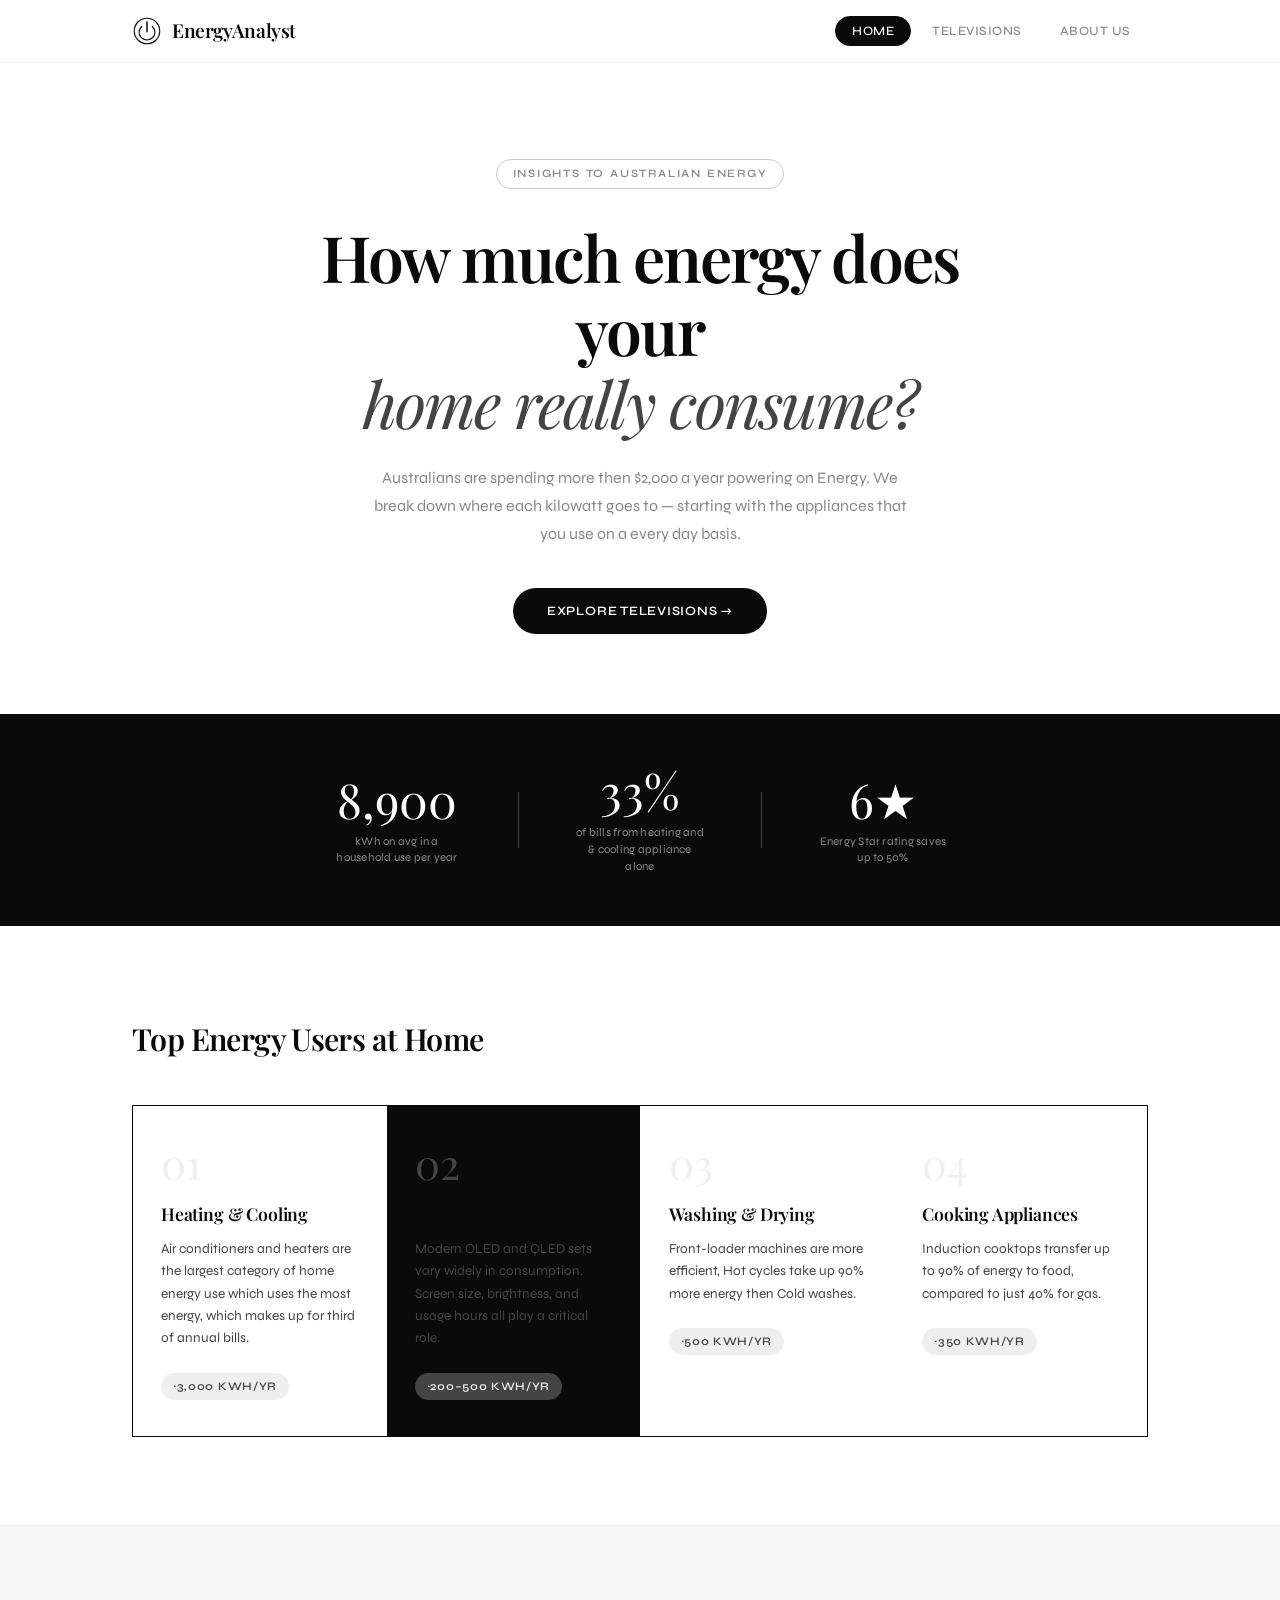
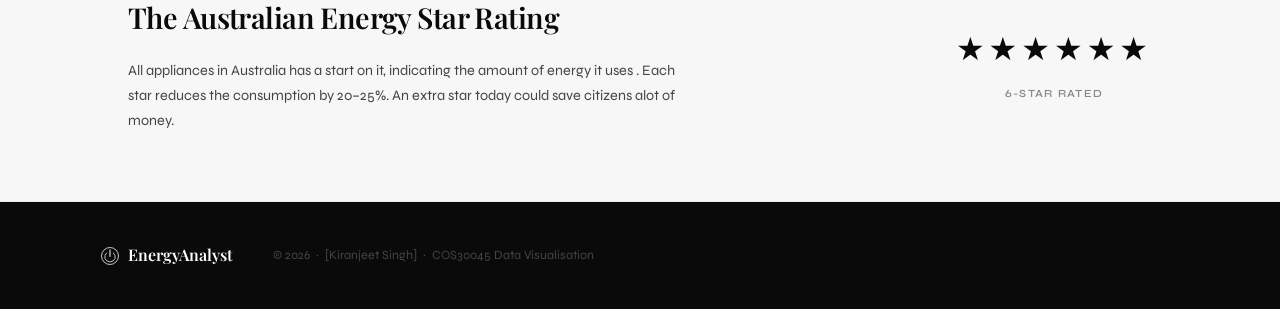
<file: Exercise 0.2/index.html>
<!DOCTYPE html>
<html lang="en">
<head>
  <meta charset="UTF-8" />
  <meta name="viewport" content="width=device-width, initial-scale=1.0" />
  <title>EnergyAnalyst — Insights to Appliance Energy Use </title>
  <link rel="stylesheet" href="style.css" />
  <link rel="preconnect" href="https://fonts.googleapis.com">
  <link href="https://fonts.googleapis.com/css2?family=Playfair+Display:ital,wght@0,400;0,600;1,400&family=Syne:wght@400;500;600&display=swap" rel="stylesheet">
</head>
<body>

 
  <header>
    <nav class="navbar">
      <div class="nav-logo" onclick="showPage('home')" title="Return to Home">
        <svg class="logo-svg" viewBox="0 0 40 40" fill="none" xmlns="http://www.w3.org/2000/svg">
          <circle cx="20" cy="20" r="17" stroke="currentColor" stroke-width="1.5"/>
          <line x1="20" y1="8" x2="20" y2="21" stroke="currentColor" stroke-width="2" stroke-linecap="round"/>
          <path d="M13 14 Q8 19 10 25 Q12 31 20 32 Q28 31 30 25 Q32 19 27 14" stroke="currentColor" stroke-width="1.5" fill="none" stroke-linecap="round"/>
        </svg>
        <span class="logo-text">EnergyAnalyst </span>
      </div>
      <ul class="nav-links">
        <li><button class="nav-btn active" onclick="showPage('home')" data-page="home">Home</button></li>
        <li><button class="nav-btn" onclick="showPage('televisions')" data-page="televisions">Televisions</button></li>
        <li><button class="nav-btn" onclick="showPage('about')" data-page="about">About Us</button></li>
      </ul>
    </nav>
  </header>

  <main id="page-home" class="page active">

    <section class="hero">
      <div class="hero-eyebrow">Insights to Australian Energy</div>
      <h1 class="hero-title">How much energy does your<br><em>home really consume?</em></h1>
      <p class="hero-sub">Australians are spending more then $2,000 a year powering on Energy. We break down where each kilowatt goes to — starting with the appliances that you use on a every day basis.</p>
      <button class="cta-btn" onclick="showPage('televisions')">Explore Televisions →</button>
    </section>

    <section class="stats-band">
      <div class="stat-item">
        <span class="stat-number">8,900</span>
        <span class="stat-label">kWh on avg in a household use per year</span>
      </div>
      <div class="stat-divider"></div>
      <div class="stat-item">
        <span class="stat-number">33%</span>
        <span class="stat-label">of bills from heating and &amp; cooling appliance alone </span>
      </div>
      <div class="stat-divider"></div>
      <div class="stat-item">
        <span class="stat-number">6★</span>
        <span class="stat-label">Energy Star rating saves up to 50%</span>
      </div>
    </section>

    <section class="cards-section">
      <h2 class="section-title">Top Energy Users at Home</h2>
      <div class="cards-grid">
        <div class="card">
          <div class="card-num">01</div>
          <h3>Heating &amp; Cooling</h3>
          <p>Air conditioners and heaters are the largest category of home energy use which uses the most energy, which makes up for third of annual bills.</p>
          <span class="card-tag">~3,000 kWh/yr</span>
        </div>
        <div class="card card-invert">
          <div class="card-num">02</div>
          <h3>Televisions</h3>
          <p>Modern OLED and QLED sets vary widely in consumption. Screen size, brightness, and usage hours all play a critical role.</p>
          <span class="card-tag">~200–500 kWh/yr</span>
        </div>
        <div class="card">
          <div class="card-num">03</div>
          <h3>Washing &amp; Drying</h3>
          <p>Front-loader machines are  more efficient, Hot cycles take up 90% more energy then Cold washes.</p>
          <span class="card-tag">~500 kWh/yr</span>
        </div>
        <div class="card">
          <div class="card-num">04</div>
          <h3>Cooking Appliances</h3>
          <p>Induction cooktops transfer up to 90% of energy to food, compared to just 40% for gas. </p>
          <span class="card-tag">~350 kWh/yr</span>
        </div>
      </div>
    </section>

    <section class="insight-strip">
      <div class="insight-text">
        <h2>The Australian Energy Star Rating</h2>
        <p>All appliances in Australia has a start on it, indicating the amount of energy it uses . Each  star reduces the consumption by 20–25%. An extra star today could save citizens alot of money.</p>
      </div>
      <div class="star-block">
        <span class="star-row">★★★★★★</span>
        <small>6-Star Rated</small>
      </div>
    </section>

  </main>

  <main id="page-televisions" class="page">

    <section class="page-header">
      <p class="page-eyebrow">Appliance Deep Dive</p>
      <h1 class="page-title">Televisions</h1>
      <p class="page-intro">Even though screen tech is growing rapidly, not all of the progress are efficient. Here's what the numbers look like in the Australian market.</p>
    </section>

    <section class="tv-section">
      <h2 class="section-title">Technology Comparison</h2>
      <div class="table-wrap">
        <table class="data-table">
          <thead>
            <tr>
              <th>Technology</th>
              <th>Screen Size</th>
              <th>Avg. Watts</th>
              <th>Annual Cost*</th>
              <th>Star Rating</th>
            </tr>
          </thead>
          <tbody>
            <tr><td><span class="tech-badge">LED LCD</span></td><td>55"</td><td>80W</td><td>~$28</td><td>★★★★☆</td></tr>
            <tr><td><span class="tech-badge b-mid">OLED</span></td><td>55"</td><td>110W</td><td>~$39</td><td>★★★☆☆</td></tr>
            <tr><td><span class="tech-badge b-dark">QLED</span></td><td>65"</td><td>140W</td><td>~$50</td><td>★★★☆☆</td></tr>
            <tr><td><span class="tech-badge">LED LCD</span></td><td>75"</td><td>160W</td><td>~$57</td><td>★★☆☆☆</td></tr>
            <tr><td><span class="tech-badge b-mid">Mini-LED</span></td><td>65"</td><td>120W</td><td>~$43</td><td>★★★★☆</td></tr>
          </tbody>
        </table>
      </div>
      <p class="table-note">* Based on 5 hrs/day use at $0.35/kWh (Australian avg. 2024)</p>
    </section>

    <section class="tips-section">
      <h2 class="section-title">Tips to Reduce TV Energy Use</h2>
      <div class="tips-grid">
        <div class="tip-card">
          <div class="tip-num">01</div>
          <h3>Enable Eco Mode</h3>
          <p>Most modern TVs priotizes more on brightness. Switching to a Eco or Cinema Home cuts the use of power by 20–30% which is a significant amount.</p>
        </div>
        <div class="tip-card">
          <div class="tip-num">02</div>
          <h3>Use Auto Brightness</h3>
          <p>This light sensors adjut the brightness of your screen to your room, which improves viewing comfort and also saves alot of power.</p>
        </div>
        <div class="tip-card">
          <div class="tip-num">03</div>
          <h3>Avoid Standby</h3>
          <p>A TV left on without any use draws 1–5W continuously,always use the power switch and switch of your tech when you are not using them .</p>
        </div>
        <div class="tip-card">
          <div class="tip-num">04</div>
          <h3>Right-Size Your Screen</h3>
          <p>A 65" TV uses roughly double the energy of a 42" model, be resposible and choose a size that best suits your room viewing.</p>
        </div>
      </div>
    </section>

    <section class="chart-section">
      <h2 class="section-title">Energy Use by Screen Size</h2>
      <div class="bar-chart" id="barChart"></div>
      <div class="chart-legend">
        <span class="legend-swatch"></span>
        <span>Watts consumed at typical brightness</span>
      </div>
    </section>

  </main>

  <main id="page-about" class="page">

    <section class="page-header">
      <p class="page-eyebrow">Our Mission</p>
      <h1 class="page-title">About Us</h1>
      <p class="page-intro">EnergyAnalyst is a project exploring appliance energy consumption across each Australian households.</p>
    </section>

    <section class="about-grid">
      <div class="about-block">
        <h2>Why Energy Matters</h2>
        <p>Australia is the country with the highest use of energy . At an average of $0.33–$0.40 per kWh, smart appliance choices has a huge impact on household budgets and carbon emissions.</p>
        <p>This project was built to show the data in a clearer format for everyone else to understand</p>
      </div>
      <div class="about-block">
        <h2>Data Sources</h2>
        <ul class="src-list">
          <li>Australian Energy Regulator (AER)</li>
          <li>Energy Rating Australia (energyrating.gov.au)</li>
          <li>Australian Bureau of Statistics — Household Energy</li>
          <li>Choice.com.au TV Reviews &amp; Efficiency Data</li>
          <li>CSIRO Australian Residential Energy Baseline</li>
        </ul>
      </div>
      <div class="about-block">
        <h2>The Project</h2>
        <p>Built as part of COS30045 — Data Visualisation at Swinburne University of Technology. This site serves as the host platform for interactive D3.js visualisations exploring energy data across the Australian market.</p>
        <p>The codebase is version-controlled on GitHub and deployed on Swinburne's Mercury Apache server.</p>
      </div>
      <div class="about-block">
        <h2>Technology Stack</h2>
        <ul class="tech-list">
          <li><span class="tech-pill">HTML5</span>Semantic structure &amp; accessibility</li>
          <li><span class="tech-pill">CSS3</span>Custom properties &amp; responsive layout</li>
          <li><span class="tech-pill">JavaScript</span>Page routing &amp; chart rendering</li>
          <li><span class="tech-pill">GitHub</span>Version control &amp; commit history</li>
          <li><span class="tech-pill">Apache</span>Mercury server deployment</li>
        </ul>
      </div>
    </section>

  </main>

  
  <footer>
    <div class="footer-inner">
      <div class="footer-brand">
        <svg width="20" height="20" viewBox="0 0 40 40" fill="none">
          <circle cx="20" cy="20" r="17" stroke="currentColor" stroke-width="1.5"/>
          <line x1="20" y1="8" x2="20" y2="21" stroke="currentColor" stroke-width="2" stroke-linecap="round"/>
          <path d="M13 14 Q8 19 10 25 Q12 31 20 32 Q28 31 30 25 Q32 19 27 14" stroke="currentColor" stroke-width="1.5" fill="none" stroke-linecap="round"/>
        </svg>
        EnergyAnalyst 
      </div>
      <div class="footer-copy">&copy; 2026 &nbsp;·&nbsp; [Kiranjeet Singh] &nbsp;·&nbsp; COS30045 Data Visualisation</div>
    </div>
  </footer>

  <script src="script.js"></script>
</body>
</html>
</file>
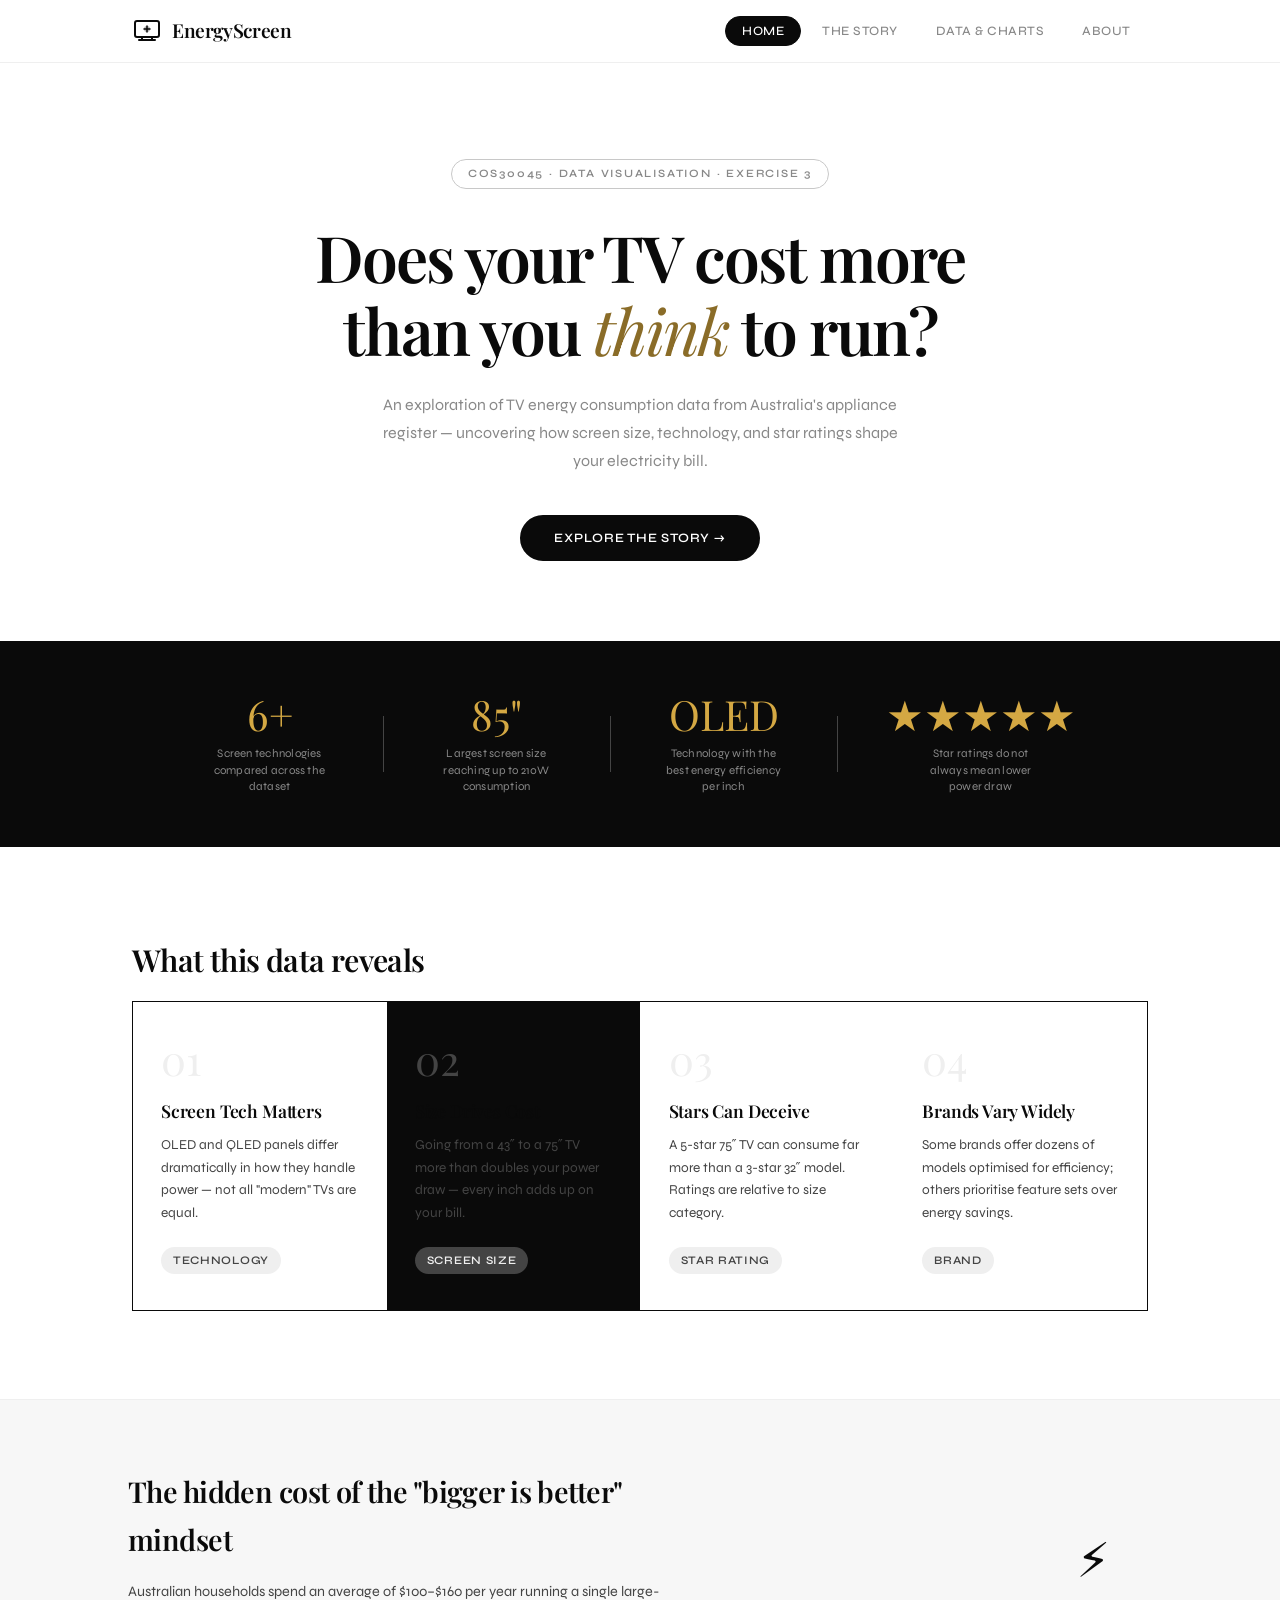
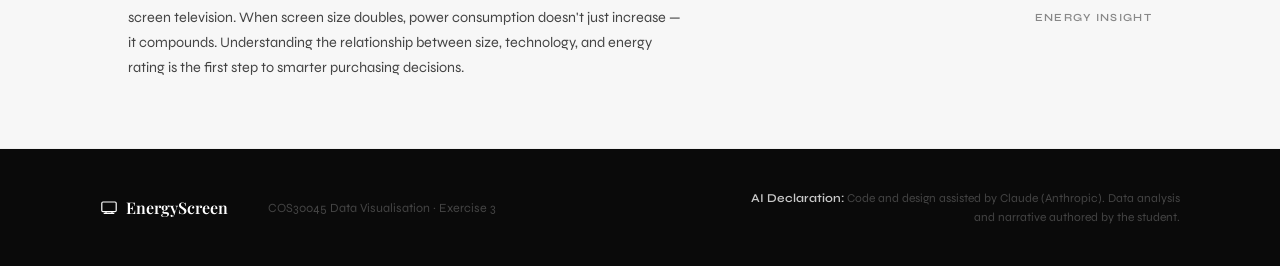
<file: Exercise 3/index.html>
<!DOCTYPE html>
<html lang="en">
<head>
  <meta charset="UTF-8" />
  <meta name="viewport" content="width=device-width, initial-scale=1.0" />
  <title>Powering the Screen — TV Energy in Australia</title>
  <link rel="preconnect" href="https://fonts.googleapis.com" />
  <link rel="preconnect" href="https://fonts.gstatic.com" crossorigin />
  <link href="https://fonts.googleapis.com/css2?family=Playfair+Display:ital,wght@0,400;0,600;0,700;1,400&family=Syne:wght@400;500;600;700&display=swap" rel="stylesheet" />
  <link rel="stylesheet" href="style.css" />
</head>
<body>

 
  <header>
    <nav class="navbar">
      <div class="nav-logo" onclick="showPage('home')" role="button" tabindex="0" aria-label="Go to home">
        <svg class="logo-svg" viewBox="0 0 30 30" fill="none" xmlns="http://www.w3.org/2000/svg">
          <rect x="3" y="5" width="24" height="16" rx="2" stroke="currentColor" stroke-width="2"/>
          <path d="M10 21v3M20 21v3M7 24h16" stroke="currentColor" stroke-width="2" stroke-linecap="round"/>
          <circle cx="15" cy="13" r="3" fill="currentColor" opacity="0.3"/>
          <path d="M15 10v6M12 13h6" stroke="currentColor" stroke-width="1.5" stroke-linecap="round"/>
        </svg>
        <span class="logo-text">EnergyScreen</span>
      </div>
      <ul class="nav-links" role="list">
        <li><button class="nav-btn active" data-page="home" onclick="showPage('home')">Home</button></li>
        <li><button class="nav-btn" data-page="story" onclick="showPage('story')">The Story</button></li>
        <li><button class="nav-btn" data-page="televisions" onclick="showPage('televisions')">Data &amp; Charts</button></li>
        <li><button class="nav-btn" data-page="about" onclick="showPage('about')">About</button></li>
      </ul>
    </nav>
  </header>

  <main>

    
    <section class="page active" id="page-home">

      <div class="hero">
        <span class="hero-eyebrow">COS30045 · Data Visualisation · Exercise 3</span>
        <h1 class="hero-title">Does your TV cost more than you <em>think</em> to run?</h1>
        <p class="hero-sub">An exploration of TV energy consumption data from Australia's appliance register — uncovering how screen size, technology, and star ratings shape your electricity bill.</p>
        <button class="cta-btn" onclick="showPage('story')">Explore the Story →</button>
      </div>

      <div class="stats-band">
        <div class="stat-item">
          <span class="stat-number">6+</span>
          <p class="stat-label">Screen technologies compared across the dataset</p>
        </div>
        <div class="stat-divider"></div>
        <div class="stat-item">
          <span class="stat-number">85"</span>
          <p class="stat-label">Largest screen size reaching up to 210W consumption</p>
        </div>
        <div class="stat-divider"></div>
        <div class="stat-item">
          <span class="stat-number">OLED</span>
          <p class="stat-label">Technology with the best energy efficiency per inch</p>
        </div>
        <div class="stat-divider"></div>
        <div class="stat-item">
          <span class="stat-number">★★★★★</span>
          <p class="stat-label">Star ratings do not always mean lower power draw</p>
        </div>
      </div>

      <section class="cards-section">
        <h2 class="section-title">What this data reveals</h2>
        <div class="cards-grid">
          <div class="card">
            <div class="card-num">01</div>
            <h3>Screen Tech Matters</h3>
            <p>OLED and QLED panels differ dramatically in how they handle power — not all "modern" TVs are equal.</p>
            <span class="card-tag">Technology</span>
          </div>
          <div class="card card-invert">
            <div class="card-num">02</div>
            <h3>Size Drives Cost</h3>
            <p>Going from a 43″ to a 75″ TV more than doubles your power draw — every inch adds up on your bill.</p>
            <span class="card-tag">Screen Size</span>
          </div>
          <div class="card">
            <div class="card-num">03</div>
            <h3>Stars Can Deceive</h3>
            <p>A 5-star 75″ TV can consume far more than a 3-star 32″ model. Ratings are relative to size category.</p>
            <span class="card-tag">Star Rating</span>
          </div>
          <div class="card">
            <div class="card-num">04</div>
            <h3>Brands Vary Widely</h3>
            <p>Some brands offer dozens of models optimised for efficiency; others prioritise feature sets over energy savings.</p>
            <span class="card-tag">Brand</span>
          </div>
        </div>
      </section>

      <div class="insight-strip">
        <div class="insight-text">
          <h2>The hidden cost of the "bigger is better" mindset</h2>
          <p>Australian households spend an average of $100–$160 per year running a single large-screen television. When screen size doubles, power consumption doesn't just increase — it compounds. Understanding the relationship between size, technology, and energy rating is the first step to smarter purchasing decisions.</p>
        </div>
        <div class="star-block">
          <div class="star-row">⚡</div>
          <small>Energy Insight</small>
        </div>
      </div>

    </section>

   
    <section class="page" id="page-story">

      <div class="page-header">
        <p class="page-eyebrow">Data Story</p>
        <h1 class="page-title">The TV Energy Story</h1>
        <p class="page-intro">A narrative journey through Australia's TV energy consumption data — told for everyday households making purchasing decisions.</p>
      </div>

      <div class="story-body">

       
        <div class="story-chapter">
          <div class="chapter-label">Chapter 01</div>
          <h2 class="chapter-title">Who is this for?</h2>
          <div class="chapter-content">
            <p>This story is written for <strong>Australian households</strong> — renters, homeowners, and families who are buying or replacing a TV and want to make a smarter, more energy-conscious decision. They are not technical experts; they understand star ratings exist but may not realise how relative those ratings are.</p>
            <p>Their key question is simple: <em>"Which TV should I buy if I care about my electricity bill?"</em></p>
          </div>
          <div class="story-callout">
            <strong>Audience priorities:</strong> Running cost over time · Easy-to-understand comparisons · Practical size guidance · Technology trade-offs
          </div>
        </div>

       
        <div class="story-chapter alt-bg">
          <div class="chapter-label">Chapter 02</div>
          <h2 class="chapter-title">Not all screens are born equal</h2>
          <div class="chapter-content">
            <p>Australia's appliance market features several dominant screen technologies: <strong>LED</strong> remains the most common, found across budget to mid-range sets. <strong>OLED</strong> panels light each pixel individually, switching off completely in dark scenes — a natural energy advantage. <strong>QLED</strong> enhances LED backlighting with quantum dots, offering brightness with moderate efficiency. <strong>Plasma</strong>, now discontinued, was historically the hungriest technology.</p>
            <p>LED dominates by sheer volume — it's what most Australians will encounter when shopping. But OLED's efficiency story is compelling for larger screens.</p>
          </div>

          <div class="story-viz-wrap">
            <div class="mini-chart-title">Screen Technology — Market Frequency</div>
            <div class="tech-bar-wrap" id="techFreqChart">
              <!-- Built by JS -->
            </div>
          </div>
        </div>

      
        <div class="story-chapter">
          <div class="chapter-label">Chapter 03</div>
          <h2 class="chapter-title">Size is the single biggest driver of power use</h2>
          <div class="chapter-content">
            <p>The relationship between screen size and power consumption is close to <em>linear</em>: larger screens need more backlight, more processing power, and larger circuits. A 32-inch set draws around <strong>40W</strong>; step up to 75 inches and you're looking at <strong>165W</strong> — four times the draw. At typical Australian electricity prices (~$0.30/kWh), that gap translates to roughly <strong>$35–$45 extra per year</strong> just from screen size alone.</p>
            <p>The chart on the Data & Charts page shows this relationship interactively — hover over each bar to see the exact wattage for each size category.</p>
          </div>
          <div class="story-callout">
            <strong>Rule of thumb:</strong> Every 10-inch increase in screen size adds approximately 25–35W to your TV's power draw.
          </div>
        </div>

  
        <div class="story-chapter alt-bg">
          <div class="chapter-label">Chapter 04</div>
          <h2 class="chapter-title">Brand diversity — more models, more choice</h2>
          <div class="chapter-content">
            <p>Several brands dominate the Australian market in terms of model variety. <strong>Samsung</strong> and <strong>LG</strong> offer the widest catalogue, giving consumers the most choice. <strong>Sony</strong> focuses on fewer, premium lines. Smaller brands like <strong>TCL</strong> and <strong>Hisense</strong> have grown rapidly with budget-efficient options that still carry competitive star ratings.</p>
            <p>More models doesn't automatically mean better energy options — but it does mean consumers have more room to comparison-shop within their preferred brand.</p>
          </div>

          <div class="brand-pills">
            <span class="brand-pill tier-1">Samsung · Wide Range</span>
            <span class="brand-pill tier-1">LG · Most OLED</span>
            <span class="brand-pill tier-2">Sony · Premium</span>
            <span class="brand-pill tier-2">TCL · Budget Efficient</span>
            <span class="brand-pill tier-3">Hisense · Growing Fast</span>
            <span class="brand-pill tier-3">Panasonic · Mid-range</span>
          </div>
        </div>

      
        <div class="story-chapter">
          <div class="chapter-label">Chapter 05</div>
          <h2 class="chapter-title">Which technology sips the least power?</h2>
          <div class="chapter-content">
            <p>When we compare average power consumption per screen technology, <strong>OLED emerges as the most efficient</strong> at comparable screen sizes — thanks to its ability to turn off individual pixels rather than maintaining a full backlight. Standard LED performs well at smaller sizes but becomes less competitive at 65"+ where the backlight demands spike.</p>
            <p>QLED sits in the middle — brighter than OLED in some scenarios but drawing more consistent baseline power.</p>
          </div>

          <div class="tech-power-table">
            <table class="story-table">
              <thead>
                <tr><th>Technology</th><th>Avg. Power (W)</th><th>Efficiency Verdict</th></tr>
              </thead>
              <tbody>
                <tr><td>OLED</td><td>~80W</td><td><span class="verdict best">Best ✓</span></td></tr>
                <tr><td>LED</td><td>~95W</td><td><span class="verdict good">Good</span></td></tr>
                <tr><td>QLED</td><td>~110W</td><td><span class="verdict mid">Moderate</span></td></tr>
                <tr><td>Mini-LED</td><td>~120W</td><td><span class="verdict mid">Moderate</span></td></tr>
              </tbody>
            </table>
            <p class="table-note">* Averages across all screen sizes in the Australian register dataset.</p>
          </div>
        </div>

       
        <div class="story-chapter alt-bg">
          <div class="chapter-label">Chapter 06</div>
          <h2 class="chapter-title">Star ratings: helpful, but read the fine print</h2>
          <div class="chapter-content">
            <p>Australia's energy star rating system rates TVs <em>relative to other TVs of the same size</em>. This is crucial to understand: a 5-star 75″ television may still consume 180W — far more than a 2-star 32″ set drawing 35W. The rating tells you how efficient a TV is <em>for its size</em>, not how much electricity it will actually use.</p>
            <p>The data shows a mild inverse relationship: as screen size grows, achieving high star ratings becomes harder, and average star ratings slightly decline. Consumers shopping purely by stars, without checking wattage, may end up with a surprising electricity bill.</p>
          </div>
          <div class="story-callout warning">
            <strong>⚠️ Watch out:</strong> A 5-star 75″ TV can cost 4× more to run than a 3-star 32″ TV. Always check the annual energy consumption figure on the label (kWh/year), not just the stars.
          </div>
        </div>

      
        <div class="story-chapter conclusion-chapter">
          <div class="chapter-label">Conclusion</div>
          <h2 class="chapter-title">The smarter buying decision</h2>
          <div class="chapter-content">
            <p>For Australians choosing a new TV, the data points to a clear framework: <strong>buy the smallest screen that comfortably fits your space</strong>, choose <strong>OLED if budget allows</strong> for large screens, check the <strong>kWh/year figure</strong> on the energy label (not just the stars), and favour brands with a wide model range so you can comparison-shop within your budget.</p>
            <p>The difference between a thoughtful and an impulsive TV purchase could mean <strong>$50–$100 saved every year</strong> on electricity — over a TV's 7–10 year lifespan, that's real money back in your pocket.</p>
          </div>
          <button class="cta-btn" onclick="showPage('televisions')">Explore the Interactive Charts →</button>
        </div>

      </div>
    </section>

    <section class="page" id="page-televisions">

      <div class="page-header">
        <p class="page-eyebrow">Interactive Data</p>
        <h1 class="page-title">TV Power Consumption Data</h1>
        <p class="page-intro">Explore the full dataset — from power draw by screen size to technology comparisons and efficiency rankings.</p>
      </div>


      <div class="tv-section">
        <h2 class="section-title">Power Consumption by Screen Size</h2>
        <p class="section-desc">Larger screens demand significantly more wattage. Hover over each bar to see exact figures. Based on average mode power across all televisions in the Australian register.</p>
        <div class="chart-section">
          <div class="bar-chart" id="barChart" role="img" aria-label="Bar chart showing TV power consumption by screen size"></div>
          <div class="chart-legend">
            <span class="legend-swatch"></span>
            Average mode power (Watts) by screen size category
          </div>
        </div>
      </div>

    
      <div class="tv-section alt-bg-section">
        <h2 class="section-title">Screen Size vs. Power — Scatter View</h2>
        <p class="section-desc">Each point represents a television model in the dataset. The trend line confirms: as screen size grows, power draw rises predictably.</p>
        <div class="scatter-wrap">
          <svg id="scatterPlot" class="scatter-svg" viewBox="0 0 680 300" xmlns="http://www.w3.org/2000/svg" aria-label="Scatter plot of screen size vs power">
         
          </svg>
        </div>
      </div>

   
      <div class="tv-section">
        <h2 class="section-title">Average Power by Screen Technology</h2>
        <p class="section-desc">Comparing average wattage across different display technologies reveals OLED's efficiency advantage at larger screen sizes.</p>
        <div class="chart-section">
          <div class="bar-chart" id="techChart" role="img" aria-label="Bar chart comparing power by screen technology"></div>
          <div class="chart-legend">
            <span class="legend-swatch"></span>
            Average mode power (Watts) by screen technology
          </div>
        </div>
      </div>

      <!-- Full Data Table -->
      <div class="tv-section">
        <h2 class="section-title">Full Reference Table</h2>
        <p class="section-desc">Detailed breakdown of power consumption across screen sizes with estimated annual running costs at Australian electricity prices ($0.30/kWh, 5 hrs/day).</p>
        <div class="table-wrap">
          <table class="data-table">
            <thead>
              <tr>
                <th>Screen Size</th>
                <th>Technology</th>
                <th>Avg. Power (W)</th>
                <th>Est. Annual Cost</th>
                <th>Efficiency</th>
              </tr>
            </thead>
            <tbody>
              <tr>
                <td>32″</td>
                <td><span class="tech-badge">LED</span></td>
                <td>40W</td>
                <td>~$22/yr</td>
                <td><span class="tech-badge">Very Low</span></td>
              </tr>
              <tr>
                <td>43″</td>
                <td><span class="tech-badge">LED</span></td>
                <td>65W</td>
                <td>~$36/yr</td>
                <td><span class="tech-badge">Low</span></td>
              </tr>
              <tr>
                <td>55″</td>
                <td><span class="tech-badge b-mid">OLED / QLED</span></td>
                <td>95W</td>
                <td>~$52/yr</td>
                <td><span class="tech-badge b-mid">Moderate</span></td>
              </tr>
              <tr>
                <td>65″</td>
                <td><span class="tech-badge b-mid">OLED / QLED</span></td>
                <td>130W</td>
                <td>~$71/yr</td>
                <td><span class="tech-badge b-mid">Moderate</span></td>
              </tr>
              <tr>
                <td>75″</td>
                <td><span class="tech-badge b-dark">QLED / Mini-LED</span></td>
                <td>165W</td>
                <td>~$90/yr</td>
                <td><span class="tech-badge b-dark">High</span></td>
              </tr>
              <tr>
                <td>85″</td>
                <td><span class="tech-badge b-dark">Mini-LED / QLED</span></td>
                <td>210W</td>
                <td>~$115/yr</td>
                <td><span class="tech-badge b-dark">Very High</span></td>
              </tr>
            </tbody>
          </table>
          <p class="table-note">* Annual cost estimate: (Watts × 5 hrs/day × 365 days) ÷ 1000 × $0.30. Actual costs vary by usage pattern and electricity provider.</p>
        </div>
      </div>

      <!-- Tips -->
      <div class="tips-section">
        <h2 class="section-title">5 Ways to Cut Your TV's Energy Use</h2>
        <div class="tips-grid">
          <div class="tip-card">
            <div class="tip-num">01</div>
            <h3>Match size to room</h3>
            <p>Choose the smallest screen that looks great from your typical viewing distance. Bigger isn't always better for your eyes or wallet.</p>
          </div>
          <div class="tip-card">
            <div class="tip-num">02</div>
            <h3>Check kWh, not just stars</h3>
            <p>The energy label shows annual kWh consumption — compare this number directly between models rather than star ratings alone.</p>
          </div>
          <div class="tip-card">
            <div class="tip-num">03</div>
            <h3>Use Eco mode</h3>
            <p>Most modern TVs include an Eco or Energy Saving mode that reduces brightness and can cut consumption by 20–40%.</p>
          </div>
          <div class="tip-card">
            <div class="tip-num">04</div>
            <h3>Turn off standby</h3>
            <p>Standby power draws 1–5W constantly. Using the switch at the wall when not in use adds up to a meaningful annual saving.</p>
          </div>
          <div class="tip-card">
            <div class="tip-num">05</div>
            <h3>Consider OLED at 55″+</h3>
            <p>At larger sizes, OLED's per-pixel lighting offers the best balance of picture quality and energy efficiency available today.</p>
          </div>
        </div>
      </div>

    </section>

    <section class="page" id="page-about">

      <div class="page-header">
        <p class="page-eyebrow">About this project</p>
        <h1 class="page-title">About &amp; Data Sources</h1>
        <p class="page-intro">COS30045 Exercise 3 — communicating data insights through visualisation and narrative.</p>
      </div>

      <div class="about-grid">

        <div class="about-block">
          <h2>About the Data</h2>
          <p><strong>Source:</strong> Australian Government's Equipment Energy Efficiency (E3) Program appliance register — a publicly available dataset of energy-rated televisions sold in Australia.</p>
          <p><strong>Data Processing:</strong> Data was explored in KNIME, grouped by screen size category and technology type, and average mode power (watts) was calculated per group for visualisation.</p>
          <p><strong>Privacy:</strong> The dataset contains no personal information. All records are product specifications submitted by manufacturers for public energy rating registration.</p>
          <p><strong>Accuracy &amp; Limitations:</strong> Power figures represent manufacturer-declared mode power under test conditions — real-world usage may vary with brightness settings, content type, and ambient light. Older or discontinued models may be included in averages.</p>
          <p><strong>Ethics:</strong> No data has been manipulated to favour particular brands or technologies. Comparisons are presented across full dataset averages to minimise selection bias.</p>
        </div>

        <div class="about-block">
          <h2>Data Story Summary</h2>
          <p><strong>Audience:</strong> Australian households making TV purchasing decisions who want to understand real-world energy implications.</p>
          <p><strong>Key Questions Answered:</strong></p>
          <ul class="src-list">
            <li>What screen technologies are most common?</li>
            <li>Which sizes are available and how frequent are they?</li>
            <li>Which brands offer the most model choice?</li>
            <li>Which technology uses the least power?</li>
            <li>How does size correlate with power use?</li>
            <li>How do star ratings relate to actual consumption?</li>
          </ul>
        </div>

        <div class="about-block">
          <h2>Technologies Used</h2>
          <ul class="tech-list">
            <li><span class="tech-pill">HTML5</span> Semantic structure &amp; accessibility</li>
            <li><span class="tech-pill">CSS3</span> Custom properties, grid, animations</li>
            <li><span class="tech-pill">JavaScript</span> Chart building, interaction, routing</li>
            <li><span class="tech-pill">SVG</span> Scatter plot visualisation</li>
            <li><span class="tech-pill">KNIME</span> Data exploration &amp; processing</li>
            <li><span class="tech-pill">Google Fonts</span> Playfair Display &amp; Syne</li>
          </ul>
        </div>

      
      </div>
    </section>

  </main>

  
  <footer>
    <div class="footer-inner">
      <div class="footer-brand">
        <svg width="18" height="18" viewBox="0 0 30 30" fill="none" xmlns="http://www.w3.org/2000/svg">
          <rect x="3" y="5" width="24" height="16" rx="2" stroke="white" stroke-width="2"/>
          <path d="M10 21v3M20 21v3M7 24h16" stroke="white" stroke-width="2" stroke-linecap="round"/>
        </svg>
        EnergyScreen
      </div>
      <span class="footer-copy">COS30045 Data Visualisation · Exercise 3</span>
      <div class="footer-ai">
        <em>AI Declaration:</em> Code and design assisted by Claude (Anthropic). Data analysis and narrative authored by the student.
      </div>
    </div>
  </footer>

  <script src="script.js"></script>
</body>
</html>
</file>
<file: Exercise 0.2/style.css>
:root {
  --black:      #0a0a0a;
  --off-black:  #141414;
  --gray-900:   #1f1f1f;
  --gray-700:   #444444;
  --gray-500:   #888888;
  --gray-300:   #c8c8c8;
  --gray-100:   #efefef;
  --gray-50:    #f7f7f7;
  --white:      #ffffff;

  --serif:  'Playfair Display', Georgia, serif;
  --sans:   'Syne', system-ui, sans-serif;

  --radius: 10px;
  --ease:   0.22s ease;
}

*, *::before, *::after { box-sizing: border-box; margin: 0; padding: 0; }
html { scroll-behavior: smooth; }

body {
  font-family: var(--sans);
  background: var(--white);
  color: var(--black);
  font-size: 16px;
  line-height: 1.65;
  min-height: 100vh;
  display: flex;
  flex-direction: column;
}

header {
  position: sticky;
  top: 0;
  z-index: 100;
  background: rgba(255, 255, 255, 0.94);
  backdrop-filter: blur(14px);
  border-bottom: 1px solid var(--gray-100);
}

.navbar {
  max-width: 1080px;
  margin: 0 auto;
  padding: 0 2rem;
  height: 62px;
  display: flex;
  align-items: center;
  justify-content: space-between;
}

.nav-logo {
  display: flex;
  align-items: center;
  gap: 10px;
  cursor: pointer;
  color: var(--black);
  transition: opacity var(--ease);
  user-select: none;
}
.nav-logo:hover { opacity: 0.5; }

.logo-svg {
  width: 30px;
  height: 30px;
  transition: transform 0.3s ease;
}
.nav-logo:hover .logo-svg { transform: rotate(20deg); }

.logo-text {
  font-family: var(--serif);
  font-size: 1.2rem;
  letter-spacing: -0.02em;
  font-weight: 600;
}

.nav-links {
  list-style: none;
  display: flex;
  gap: 4px;
}

.nav-btn {
  background: none;
  border: 1px solid transparent;
  font-family: var(--sans);
  font-size: 0.8rem;
  font-weight: 500;
  letter-spacing: 0.04em;
  text-transform: uppercase;
  color: var(--gray-500);
  cursor: pointer;
  padding: 6px 16px;
  border-radius: 100px;
  transition: all var(--ease);
}
.nav-btn:hover {
  color: var(--black);
  border-color: var(--gray-300);
  background: var(--gray-50);
}
.nav-btn.active {
  color: var(--white);
  background: var(--black);
  border-color: var(--black);
}

.page { display: none; flex: 1; }
.page.active { display: block; }

@keyframes fadeUp {
  from { opacity: 0; transform: translateY(16px); }
  to   { opacity: 1; transform: translateY(0); }
}
.page.active > * {
  animation: fadeUp 0.4s ease both;
}
.page.active > *:nth-child(2) { animation-delay: 0.07s; }
.page.active > *:nth-child(3) { animation-delay: 0.13s; }
.page.active > *:nth-child(4) { animation-delay: 0.19s; }


.hero {
  max-width: 760px;
  margin: 0 auto;
  padding: 96px 2rem 80px;
  text-align: center;
}

.hero-eyebrow {
  display: inline-block;
  font-size: 0.7rem;
  font-weight: 600;
  letter-spacing: 0.16em;
  text-transform: uppercase;
  color: var(--gray-500);
  border: 1px solid var(--gray-300);
  padding: 5px 16px;
  border-radius: 100px;
  margin-bottom: 2rem;
}

.hero-title {
  font-family: var(--serif);
  font-size: clamp(2.4rem, 5.5vw, 4rem);
  font-weight: 600;
  line-height: 1.14;
  letter-spacing: -0.03em;
  color: var(--black);
  margin-bottom: 1.5rem;
}
.hero-title em {
  font-style: italic;
  font-weight: 400;
  color: var(--gray-700);
}

.hero-sub {
  font-size: 1rem;
  color: var(--gray-500);
  max-width: 540px;
  margin: 0 auto 2.5rem;
  line-height: 1.75;
}

.cta-btn {
  background: var(--black);
  color: var(--white);
  border: 2px solid var(--black);
  padding: 13px 32px;
  border-radius: 100px;
  font-family: var(--sans);
  font-size: 0.8rem;
  font-weight: 600;
  letter-spacing: 0.06em;
  text-transform: uppercase;
  cursor: pointer;
  transition: all var(--ease);
}
.cta-btn:hover {
  background: var(--white);
  color: var(--black);
  transform: translateY(-2px);
}

.stats-band {
  background: var(--black);
  color: var(--white);
  display: flex;
  align-items: center;
  justify-content: center;
  flex-wrap: wrap;
  padding: 52px 2rem;
  gap: 0;
}

.stat-item {
  display: flex;
  flex-direction: column;
  align-items: center;
  text-align: center;
  padding: 0 56px;
}

.stat-number {
  font-family: var(--serif);
  font-size: 3rem;
  font-weight: 400;
  color: var(--white);
  line-height: 1;
  margin-bottom: 10px;
}

.stat-label {
  font-size: 0.72rem;
  color: var(--gray-500);
  max-width: 130px;
  line-height: 1.45;
  letter-spacing: 0.02em;
}

.stat-divider {
  width: 1px;
  height: 56px;
  background: var(--gray-700);
}


.cards-section {
  max-width: 1080px;
  margin: 0 auto;
  padding: 88px 2rem;
}

.section-title {
  font-family: var(--serif);
  font-size: 1.9rem;
  font-weight: 600;
  letter-spacing: -0.02em;
  color: var(--black);
  margin-bottom: 2.5rem;
}

.cards-grid {
  display: grid;
  grid-template-columns: repeat(auto-fit, minmax(230px, 1fr));
  gap: 1px;
  border: 1px solid var(--black);
}

.card {
  padding: 36px 28px;
  border: none;
  background: var(--white);
  transition: background var(--ease);
  cursor: default;
}
.card:hover { background: var(--gray-50); }

.card-invert {
  background: var(--black);
  color: var(--white);
}
.card-invert:hover { background: var(--gray-900); }
.card-invert h3 { color: var(--white); }
.card-invert p  { color: var(--gray-300); }
.card-invert .card-tag {
  background: var(--gray-700);
  color: var(--gray-100);
}

.card-num {
  font-family: var(--serif);
  font-size: 2.6rem;
  font-weight: 400;
  color: var(--gray-100);
  line-height: 1;
  margin-bottom: 1rem;
}
.card-invert .card-num { color: var(--gray-700); }

.card h3 {
  font-family: var(--serif);
  font-size: 1.1rem;
  font-weight: 600;
  color: var(--black);
  margin-bottom: 0.6rem;
  letter-spacing: -0.01em;
}

.card p {
  font-size: 0.85rem;
  color: var(--gray-700);
  line-height: 1.65;
  margin-bottom: 1.4rem;
}

.card-tag {
  display: inline-block;
  font-size: 0.72rem;
  font-weight: 600;
  letter-spacing: 0.06em;
  text-transform: uppercase;
  background: var(--gray-100);
  color: var(--gray-700);
  padding: 4px 12px;
  border-radius: 100px;
}

.insight-strip {
  background: var(--gray-50);
  border-top: 1px solid var(--gray-100);
  border-bottom: 1px solid var(--gray-100);
  display: flex;
  align-items: center;
  justify-content: space-between;
  gap: 3rem;
  padding: 68px 10%;
  flex-wrap: wrap;
}

.insight-text { max-width: 560px; }

.insight-text h2 {
  font-family: var(--serif);
  font-size: 1.8rem;
  font-weight: 600;
  color: var(--black);
  letter-spacing: -0.02em;
  margin-bottom: 1rem;
}

.insight-text p {
  font-size: 0.9rem;
  color: var(--gray-700);
  line-height: 1.75;
}

.star-block {
  display: flex;
  flex-direction: column;
  align-items: center;
  gap: 8px;
  flex-shrink: 0;
}

.star-row {
  font-size: 2rem;
  color: var(--black);
  letter-spacing: 4px;
}

.star-block small {
  font-size: 0.68rem;
  font-weight: 600;
  letter-spacing: 0.12em;
  text-transform: uppercase;
  color: var(--gray-500);
}


.page-header {
  background: var(--black);
  color: var(--white);
  padding: 84px 2rem 72px;
  text-align: center;
}

.page-eyebrow {
  font-size: 0.68rem;
  font-weight: 600;
  letter-spacing: 0.16em;
  text-transform: uppercase;
  color: var(--gray-500);
  margin-bottom: 1rem;
}

.page-title {
  font-family: var(--serif);
  font-size: clamp(2rem, 4.5vw, 3.2rem);
  font-weight: 400;
  color: var(--white);
  letter-spacing: -0.03em;
  margin-bottom: 1.25rem;
}

.page-intro {
  font-size: 0.95rem;
  color: var(--gray-500);
  max-width: 520px;
  margin: 0 auto;
  line-height: 1.75;
}

.tv-section {
  max-width: 1080px;
  margin: 0 auto;
  padding: 80px 2rem 60px;
}

.table-wrap { overflow-x: auto; }

.data-table {
  width: 100%;
  border-collapse: collapse;
  font-size: 0.875rem;
}

.data-table thead th {
  font-family: var(--sans);
  font-size: 0.68rem;
  font-weight: 600;
  text-transform: uppercase;
  letter-spacing: 0.1em;
  color: var(--gray-500);
  text-align: left;
  padding: 0 16px 16px;
  border-bottom: 2px solid var(--black);
}

.data-table tbody tr {
  border-bottom: 1px solid var(--gray-100);
  transition: background var(--ease);
}
.data-table tbody tr:hover { background: var(--gray-50); }
.data-table tbody td { padding: 18px 16px; }

.tech-badge {
  display: inline-block;
  font-size: 0.7rem;
  font-weight: 600;
  letter-spacing: 0.06em;
  text-transform: uppercase;
  padding: 4px 12px;
  border-radius: 100px;
  background: var(--gray-100);
  color: var(--gray-700);
}
.tech-badge.b-mid {
  background: var(--gray-700);
  color: var(--white);
}
.tech-badge.b-dark {
  background: var(--black);
  color: var(--white);
}

.table-note {
  margin-top: 14px;
  font-size: 0.75rem;
  color: var(--gray-500);
}

.tips-section {
  background: var(--gray-50);
  border-top: 1px solid var(--gray-100);
  padding: 72px 2rem;
}
.tips-section .section-title {
  max-width: 1080px;
  margin: 0 auto 2.5rem;
}

.tips-grid {
  max-width: 1080px;
  margin: 0 auto;
  display: grid;
  grid-template-columns: repeat(auto-fit, minmax(220px, 1fr));
  gap: 1px;
  border: 1px solid var(--gray-300);
  background: var(--gray-300);
}

.tip-card {
  background: var(--white);
  padding: 32px 26px;
  transition: background var(--ease);
}
.tip-card:hover { background: var(--black); }
.tip-card:hover .tip-num { color: var(--gray-700); }
.tip-card:hover h3 { color: var(--white); }
.tip-card:hover p  { color: var(--gray-300); }

.tip-num {
  font-family: var(--serif);
  font-size: 2.4rem;
  font-weight: 400;
  color: var(--gray-100);
  line-height: 1;
  margin-bottom: 1rem;
  transition: color var(--ease);
}

.tip-card h3 {
  font-size: 0.9rem;
  font-weight: 600;
  letter-spacing: 0.02em;
  color: var(--black);
  margin-bottom: 10px;
  transition: color var(--ease);
}

.tip-card p {
  font-size: 0.82rem;
  color: var(--gray-700);
  line-height: 1.65;
  transition: color var(--ease);
}


.chart-section {
  max-width: 1080px;
  margin: 0 auto;
  padding: 72px 2rem 88px;
}

.bar-chart {
  display: flex;
  align-items: flex-end;
  gap: 14px;
  height: 240px;
  margin-bottom: 14px;
  border-bottom: 2px solid var(--black);
  padding: 0 4px;
}

.bar-col {
  display: flex;
  flex-direction: column;
  align-items: center;
  flex: 1;
  gap: 8px;
}

.bar-fill {
  width: 100%;
  background: var(--black);
  border-radius: 4px 4px 0 0;
  cursor: pointer;
  transition: background var(--ease);
  position: relative;
}
.bar-fill:hover { background: var(--gray-700); }

.bar-value {
  font-size: 0.72rem;
  font-weight: 600;
  color: var(--black);
}

.bar-label {
  font-size: 0.72rem;
  color: var(--gray-500);
  text-align: center;
}

.chart-legend {
  display: flex;
  align-items: center;
  gap: 8px;
  font-size: 0.75rem;
  color: var(--gray-500);
}
.legend-swatch {
  display: inline-block;
  width: 14px;
  height: 14px;
  background: var(--black);
  border-radius: 3px;
}


.about-grid {
  max-width: 1080px;
  margin: 0 auto;
  padding: 80px 2rem;
  display: grid;
  grid-template-columns: repeat(auto-fit, minmax(250px, 1fr));
  gap: 56px 64px;
}

.about-block h2 {
  font-family: var(--serif);
  font-size: 1.3rem;
  font-weight: 600;
  color: var(--black);
  letter-spacing: -0.01em;
  margin-bottom: 1rem;
  padding-bottom: 1rem;
  border-bottom: 2px solid var(--black);
}

.about-block p {
  font-size: 0.875rem;
  color: var(--gray-700);
  line-height: 1.8;
  margin-bottom: 0.8rem;
}

.src-list {
  list-style: none;
  display: flex;
  flex-direction: column;
  gap: 10px;
}

.src-list li {
  font-size: 0.875rem;
  color: var(--gray-700);
  padding-left: 18px;
  position: relative;
  line-height: 1.5;
}
.src-list li::before {
  content: '—';
  position: absolute;
  left: 0;
  color: var(--gray-300);
}

.tech-list {
  list-style: none;
  display: flex;
  flex-direction: column;
  gap: 10px;
}

.tech-list li {
  display: flex;
  align-items: center;
  gap: 12px;
  font-size: 0.875rem;
  color: var(--gray-700);
}

.tech-pill {
  display: inline-block;
  background: var(--black);
  color: var(--white);
  font-size: 0.65rem;
  font-weight: 600;
  letter-spacing: 0.07em;
  text-transform: uppercase;
  padding: 4px 11px;
  border-radius: 4px;
  min-width: 82px;
  text-align: center;
  flex-shrink: 0;
}

footer {
  background: var(--black);
  color: var(--gray-700);
  padding: 40px 2rem;
  margin-top: auto;
}

.footer-inner {
  max-width: 1080px;
  margin: 0 auto;
  display: flex;
  flex-wrap: wrap;
  align-items: center;
  gap: 14px 40px;
}

.footer-brand {
  display: flex;
  align-items: center;
  gap: 8px;
  color: var(--white);
  font-family: var(--serif);
  font-size: 1rem;
  font-weight: 600;
}

.footer-copy { font-size: 0.78rem; }

.footer-ai {
  font-size: 0.75rem;
  line-height: 1.55;
  margin-left: auto;
  max-width: 440px;
  text-align: right;
}
.footer-ai em {
  font-style: normal;
  font-weight: 600;
  color: var(--gray-300);
}

@media (max-width: 700px) {
  .stats-band    { flex-direction: column; gap: 32px; }
  .stat-divider  { width: 50px; height: 1px; }
  .stat-item     { padding: 0; }
  .insight-strip { flex-direction: column; padding: 48px 6%; }
  .footer-ai     { margin-left: 0; text-align: left; }
  .navbar        { padding: 0 1rem; }
  .nav-btn       { padding: 6px 10px; font-size: 0.72rem; }
  .cards-grid    { grid-template-columns: 1fr; }
  .tips-grid     { grid-template-columns: 1fr; }
}
</file>
<file: Exercise 3/style.css>
:root {
  --black:      #0a0a0a;
  --off-black:  #141414;
  --gray-900:   #1f1f1f;
  --gray-700:   #444444;
  --gray-500:   #888888;
  --gray-300:   #c8c8c8;
  --gray-100:   #efefef;
  --gray-50:    #f7f7f7;
  --white:      #ffffff;

  --accent:     #d4a843;   
  --accent-dim: #8a6c28;

  --serif:  'Playfair Display', Georgia, serif;
  --sans:   'Syne', system-ui, sans-serif;

  --radius: 10px;
  --ease:   0.22s ease;
}

*, *::before, *::after { box-sizing: border-box; margin: 0; padding: 0; }
html { scroll-behavior: smooth; }

body {
  font-family: var(--sans);
  background: var(--white);
  color: var(--black);
  font-size: 16px;
  line-height: 1.65;
  min-height: 100vh;
  display: flex;
  flex-direction: column;
}



header {
  position: sticky;
  top: 0;
  z-index: 100;
  background: rgba(255, 255, 255, 0.94);
  backdrop-filter: blur(14px);
  border-bottom: 1px solid var(--gray-100);
}

.navbar {
  max-width: 1080px;
  margin: 0 auto;
  padding: 0 2rem;
  height: 62px;
  display: flex;
  align-items: center;
  justify-content: space-between;
}

.nav-logo {
  display: flex;
  align-items: center;
  gap: 10px;
  cursor: pointer;
  color: var(--black);
  transition: opacity var(--ease);
  user-select: none;
}
.nav-logo:hover { opacity: 0.5; }

.logo-svg {
  width: 30px;
  height: 30px;
  transition: transform 0.3s ease;
}
.nav-logo:hover .logo-svg { transform: rotate(20deg); }

.logo-text {
  font-family: var(--serif);
  font-size: 1.2rem;
  letter-spacing: -0.02em;
  font-weight: 600;
}

.nav-links {
  list-style: none;
  display: flex;
  gap: 4px;
}

.nav-btn {
  background: none;
  border: 1px solid transparent;
  font-family: var(--sans);
  font-size: 0.8rem;
  font-weight: 500;
  letter-spacing: 0.04em;
  text-transform: uppercase;
  color: var(--gray-500);
  cursor: pointer;
  padding: 6px 16px;
  border-radius: 100px;
  transition: all var(--ease);
}
.nav-btn:hover {
  color: var(--black);
  border-color: var(--gray-300);
  background: var(--gray-50);
}
.nav-btn.active {
  color: var(--white);
  background: var(--black);
  border-color: var(--black);
}



.page { display: none; flex: 1; }
.page.active { display: block; }

@keyframes fadeUp {
  from { opacity: 0; transform: translateY(16px); }
  to   { opacity: 1; transform: translateY(0); }
}
.page.active > * {
  animation: fadeUp 0.4s ease both;
}
.page.active > *:nth-child(2) { animation-delay: 0.07s; }
.page.active > *:nth-child(3) { animation-delay: 0.13s; }
.page.active > *:nth-child(4) { animation-delay: 0.19s; }



.hero {
  max-width: 760px;
  margin: 0 auto;
  padding: 96px 2rem 80px;
  text-align: center;
}

.hero-eyebrow {
  display: inline-block;
  font-size: 0.7rem;
  font-weight: 600;
  letter-spacing: 0.16em;
  text-transform: uppercase;
  color: var(--gray-500);
  border: 1px solid var(--gray-300);
  padding: 5px 16px;
  border-radius: 100px;
  margin-bottom: 2rem;
}

.hero-title {
  font-family: var(--serif);
  font-size: clamp(2.4rem, 5.5vw, 4rem);
  font-weight: 600;
  line-height: 1.14;
  letter-spacing: -0.03em;
  color: var(--black);
  margin-bottom: 1.5rem;
}
.hero-title em {
  font-style: italic;
  font-weight: 400;
  color: var(--accent-dim);
}

.hero-sub {
  font-size: 1rem;
  color: var(--gray-500);
  max-width: 540px;
  margin: 0 auto 2.5rem;
  line-height: 1.75;
}

.cta-btn {
  background: var(--black);
  color: var(--white);
  border: 2px solid var(--black);
  padding: 13px 32px;
  border-radius: 100px;
  font-family: var(--sans);
  font-size: 0.8rem;
  font-weight: 600;
  letter-spacing: 0.06em;
  text-transform: uppercase;
  cursor: pointer;
  transition: all var(--ease);
}
.cta-btn:hover {
  background: var(--white);
  color: var(--black);
  transform: translateY(-2px);
}

/* ═══ HOME — STATS BAND ═══ */

.stats-band {
  background: var(--black);
  color: var(--white);
  display: flex;
  align-items: center;
  justify-content: center;
  flex-wrap: wrap;
  padding: 52px 2rem;
  gap: 0;
}

.stat-item {
  display: flex;
  flex-direction: column;
  align-items: center;
  text-align: center;
  padding: 0 48px;
}

.stat-number {
  font-family: var(--serif);
  font-size: 2.6rem;
  font-weight: 400;
  color: var(--accent);
  line-height: 1;
  margin-bottom: 10px;
}

.stat-label {
  font-size: 0.72rem;
  color: var(--gray-500);
  max-width: 130px;
  line-height: 1.45;
  letter-spacing: 0.02em;
}

.stat-divider {
  width: 1px;
  height: 56px;
  background: var(--gray-700);
}



.cards-section {
  max-width: 1080px;
  margin: 0 auto;
  padding: 88px 2rem;
}

.section-title {
  font-family: var(--serif);
  font-size: 1.9rem;
  font-weight: 600;
  letter-spacing: -0.02em;
  color: var(--black);
  margin-bottom: 1rem;
}

.section-desc {
  font-size: 0.9rem;
  color: var(--gray-500);
  margin-bottom: 2.5rem;
  max-width: 640px;
  line-height: 1.7;
}

.cards-grid {
  display: grid;
  grid-template-columns: repeat(auto-fit, minmax(230px, 1fr));
  gap: 1px;
  border: 1px solid var(--black);
}

.card {
  padding: 36px 28px;
  border: none;
  background: var(--white);
  transition: background var(--ease);
  cursor: default;
}
.card:hover { background: var(--gray-50); }

.card-invert {
  background: var(--black);
  color: var(--white);
}
.card-invert:hover { background: var(--gray-900); }
.card-invert h3 { color: var(--white); }
.card-invert p  { color: var(--gray-300); }
.card-invert .card-tag {
  background: var(--gray-700);
  color: var(--gray-100);
}

.card-num {
  font-family: var(--serif);
  font-size: 2.6rem;
  font-weight: 400;
  color: var(--gray-100);
  line-height: 1;
  margin-bottom: 1rem;
}
.card-invert .card-num { color: var(--gray-700); }

.card h3 {
  font-family: var(--serif);
  font-size: 1.1rem;
  font-weight: 600;
  color: var(--black);
  margin-bottom: 0.6rem;
  letter-spacing: -0.01em;
}

.card p {
  font-size: 0.85rem;
  color: var(--gray-700);
  line-height: 1.65;
  margin-bottom: 1.4rem;
}

.card-tag {
  display: inline-block;
  font-size: 0.72rem;
  font-weight: 600;
  letter-spacing: 0.06em;
  text-transform: uppercase;
  background: var(--gray-100);
  color: var(--gray-700);
  padding: 4px 12px;
  border-radius: 100px;
}



.insight-strip {
  background: var(--gray-50);
  border-top: 1px solid var(--gray-100);
  border-bottom: 1px solid var(--gray-100);
  display: flex;
  align-items: center;
  justify-content: space-between;
  gap: 3rem;
  padding: 68px 10%;
  flex-wrap: wrap;
}

.insight-text { max-width: 560px; }

.insight-text h2 {
  font-family: var(--serif);
  font-size: 1.8rem;
  font-weight: 600;
  color: var(--black);
  letter-spacing: -0.02em;
  margin-bottom: 1rem;
}

.insight-text p {
  font-size: 0.9rem;
  color: var(--gray-700);
  line-height: 1.75;
}

.star-block {
  display: flex;
  flex-direction: column;
  align-items: center;
  gap: 8px;
  flex-shrink: 0;
}

.star-row {
  font-size: 3rem;
}

.star-block small {
  font-size: 0.68rem;
  font-weight: 600;
  letter-spacing: 0.12em;
  text-transform: uppercase;
  color: var(--gray-500);
}



.page-header {
  background: var(--black);
  color: var(--white);
  padding: 84px 2rem 72px;
  text-align: center;
}

.page-eyebrow {
  font-size: 0.68rem;
  font-weight: 600;
  letter-spacing: 0.16em;
  text-transform: uppercase;
  color: var(--accent);
  margin-bottom: 1rem;
}

.page-title {
  font-family: var(--serif);
  font-size: clamp(2rem, 4.5vw, 3.2rem);
  font-weight: 400;
  color: var(--white);
  letter-spacing: -0.03em;
  margin-bottom: 1.25rem;
}

.page-intro {
  font-size: 0.95rem;
  color: var(--gray-500);
  max-width: 520px;
  margin: 0 auto;
  line-height: 1.75;
}


.story-body {
  max-width: 860px;
  margin: 0 auto;
  padding: 0 2rem 80px;
}

.story-chapter {
  padding: 72px 0 56px;
  border-bottom: 1px solid var(--gray-100);
}

.story-chapter.alt-bg {
  margin: 0 -2rem;
  padding: 72px 2rem 56px;
  background: var(--gray-50);
  border-bottom: 1px solid var(--gray-100);
}

.story-chapter.conclusion-chapter {
  border-bottom: none;
  text-align: center;
}
.story-chapter.conclusion-chapter .chapter-content {
  max-width: 640px;
  margin: 0 auto 2.5rem;
}

.chapter-label {
  font-size: 0.68rem;
  font-weight: 700;
  letter-spacing: 0.2em;
  text-transform: uppercase;
  color: var(--accent-dim);
  margin-bottom: 0.75rem;
}

.chapter-title {
  font-family: var(--serif);
  font-size: clamp(1.6rem, 3vw, 2.4rem);
  font-weight: 600;
  letter-spacing: -0.02em;
  color: var(--black);
  margin-bottom: 1.5rem;
  line-height: 1.2;
}

.chapter-content {
  display: flex;
  flex-direction: column;
  gap: 1rem;
}

.chapter-content p {
  font-size: 0.95rem;
  color: var(--gray-700);
  line-height: 1.85;
}

.chapter-content strong { color: var(--black); }

.chapter-content em {
  font-style: italic;
  color: var(--gray-700);
}

.story-callout {
  margin-top: 2rem;
  background: var(--black);
  color: var(--gray-300);
  padding: 20px 24px;
  border-radius: var(--radius);
  font-size: 0.88rem;
  line-height: 1.65;
  border-left: 4px solid var(--accent);
}
.story-callout strong { color: var(--accent); }

.story-callout.warning {
  background: #1a1200;
  border-left-color: #d4a843;
}

/* Mini tech frequency chart on story page */
.story-viz-wrap {
  margin-top: 2.5rem;
}

.mini-chart-title {
  font-size: 0.75rem;
  font-weight: 600;
  letter-spacing: 0.1em;
  text-transform: uppercase;
  color: var(--gray-500);
  margin-bottom: 1.25rem;
}

.tech-bar-wrap {
  display: flex;
  flex-direction: column;
  gap: 10px;
}

.tech-bar-row {
  display: flex;
  align-items: center;
  gap: 12px;
}

.tech-bar-name {
  font-size: 0.82rem;
  font-weight: 600;
  color: var(--black);
  width: 80px;
  flex-shrink: 0;
}

.tech-bar-track {
  flex: 1;
  height: 28px;
  background: var(--gray-100);
  border-radius: 4px;
  overflow: hidden;
}

.tech-bar-fill {
  height: 100%;
  background: var(--black);
  border-radius: 4px;
  width: 0;
  transition: width 0.7s cubic-bezier(0.22, 1, 0.36, 1);
  display: flex;
  align-items: center;
  justify-content: flex-end;
  padding-right: 8px;
}

.tech-bar-fill span {
  font-size: 0.72rem;
  font-weight: 600;
  color: var(--white);
}

/* Brand pills */
.brand-pills {
  display: flex;
  flex-wrap: wrap;
  gap: 10px;
  margin-top: 2rem;
}

.brand-pill {
  font-size: 0.78rem;
  font-weight: 600;
  padding: 8px 18px;
  border-radius: 100px;
  letter-spacing: 0.02em;
}

.brand-pill.tier-1 { background: var(--black); color: var(--white); }
.brand-pill.tier-2 { background: var(--gray-700); color: var(--white); }
.brand-pill.tier-3 { background: var(--gray-200); color: var(--black); border: 1px solid var(--gray-300); }

/* Story table */
.tech-power-table { margin-top: 2rem; }

.story-table {
  width: 100%;
  border-collapse: collapse;
  font-size: 0.875rem;
}

.story-table thead th {
  font-size: 0.7rem;
  font-weight: 700;
  text-transform: uppercase;
  letter-spacing: 0.1em;
  color: var(--gray-500);
  text-align: left;
  padding: 0 14px 14px;
  border-bottom: 2px solid var(--black);
}

.story-table tbody tr {
  border-bottom: 1px solid var(--gray-100);
  transition: background var(--ease);
}
.story-table tbody tr:hover { background: var(--gray-50); }
.story-table tbody td { padding: 16px 14px; }

.verdict {
  display: inline-block;
  font-size: 0.72rem;
  font-weight: 600;
  padding: 4px 12px;
  border-radius: 100px;
}
.verdict.best  { background: #0a0a0a; color: var(--accent); }
.verdict.good  { background: var(--gray-700); color: var(--white); }
.verdict.mid   { background: var(--gray-100); color: var(--gray-700); }



.tv-section {
  max-width: 1080px;
  margin: 0 auto;
  padding: 72px 2rem 56px;
}

.alt-bg-section {
  background: var(--gray-50);
  max-width: 100%;
  border-top: 1px solid var(--gray-100);
  border-bottom: 1px solid var(--gray-100);
}

.alt-bg-section > * {
  max-width: 1080px;
  margin-left: auto;
  margin-right: auto;
}


.chart-section {
  margin-top: 2rem;
}

.bar-chart {
  display: flex;
  align-items: flex-end;
  gap: 14px;
  height: 240px;
  margin-bottom: 14px;
  border-bottom: 2px solid var(--black);
  padding: 0 4px;
}

.bar-col {
  display: flex;
  flex-direction: column;
  align-items: center;
  flex: 1;
  gap: 8px;
}

.bar-fill {
  width: 100%;
  background: var(--black);
  border-radius: 4px 4px 0 0;
  cursor: pointer;
  transition: background var(--ease);
  position: relative;
}
.bar-fill:hover { background: var(--accent-dim); }

.bar-fill::after {
  content: attr(title);
  position: absolute;
  bottom: 110%;
  left: 50%;
  transform: translateX(-50%);
  background: var(--black);
  color: var(--white);
  font-size: 0.7rem;
  font-weight: 600;
  padding: 5px 10px;
  border-radius: 6px;
  white-space: nowrap;
  opacity: 0;
  pointer-events: none;
  transition: opacity 0.2s;
}

.bar-fill:hover::after { opacity: 1; }

.bar-value {
  font-size: 0.72rem;
  font-weight: 600;
  color: var(--black);
}

.bar-label {
  font-size: 0.72rem;
  color: var(--gray-500);
  text-align: center;
}

.chart-legend {
  display: flex;
  align-items: center;
  gap: 8px;
  font-size: 0.75rem;
  color: var(--gray-500);
  margin-top: 12px;
}

.legend-swatch {
  display: inline-block;
  width: 14px;
  height: 14px;
  background: var(--black);
  border-radius: 3px;
}

/* Scatter Plot */
.scatter-wrap {
  margin-top: 2rem;
  border: 1px solid var(--gray-100);
  border-radius: var(--radius);
  overflow: hidden;
  background: var(--white);
}

.scatter-svg {
  width: 100%;
  display: block;
}

/* Data Table */
.table-wrap { overflow-x: auto; margin-top: 1rem; }

.data-table {
  width: 100%;
  border-collapse: collapse;
  font-size: 0.875rem;
}

.data-table thead th {
  font-family: var(--sans);
  font-size: 0.68rem;
  font-weight: 600;
  text-transform: uppercase;
  letter-spacing: 0.1em;
  color: var(--gray-500);
  text-align: left;
  padding: 0 16px 16px;
  border-bottom: 2px solid var(--black);
}

.data-table tbody tr {
  border-bottom: 1px solid var(--gray-100);
  transition: background var(--ease);
}
.data-table tbody tr:hover { background: var(--gray-50); }
.data-table tbody td { padding: 18px 16px; }

.tech-badge {
  display: inline-block;
  font-size: 0.7rem;
  font-weight: 600;
  letter-spacing: 0.06em;
  text-transform: uppercase;
  padding: 4px 12px;
  border-radius: 100px;
  background: var(--gray-100);
  color: var(--gray-700);
}
.tech-badge.b-mid {
  background: var(--gray-700);
  color: var(--white);
}
.tech-badge.b-dark {
  background: var(--black);
  color: var(--white);
}

.table-note {
  margin-top: 14px;
  font-size: 0.75rem;
  color: var(--gray-500);
  line-height: 1.6;
}


.tips-section {
  background: var(--gray-50);
  border-top: 1px solid var(--gray-100);
  padding: 72px 2rem;
}
.tips-section .section-title {
  max-width: 1080px;
  margin: 0 auto 2.5rem;
}

.tips-grid {
  max-width: 1080px;
  margin: 0 auto;
  display: grid;
  grid-template-columns: repeat(auto-fit, minmax(200px, 1fr));
  gap: 1px;
  border: 1px solid var(--gray-300);
  background: var(--gray-300);
}

.tip-card {
  background: var(--white);
  padding: 32px 26px;
  transition: background var(--ease);
}
.tip-card:hover { background: var(--black); }
.tip-card:hover .tip-num { color: var(--gray-700); }
.tip-card:hover h3 { color: var(--accent); }
.tip-card:hover p  { color: var(--gray-300); }

.tip-num {
  font-family: var(--serif);
  font-size: 2.4rem;
  font-weight: 400;
  color: var(--gray-100);
  line-height: 1;
  margin-bottom: 1rem;
  transition: color var(--ease);
}

.tip-card h3 {
  font-size: 0.9rem;
  font-weight: 600;
  letter-spacing: 0.02em;
  color: var(--black);
  margin-bottom: 10px;
  transition: color var(--ease);
}

.tip-card p {
  font-size: 0.82rem;
  color: var(--gray-700);
  line-height: 1.65;
  transition: color var(--ease);
}


.about-grid {
  max-width: 1080px;
  margin: 0 auto;
  padding: 80px 2rem;
  display: grid;
  grid-template-columns: repeat(auto-fit, minmax(250px, 1fr));
  gap: 56px 64px;
}

.about-block h2 {
  font-family: var(--serif);
  font-size: 1.3rem;
  font-weight: 600;
  color: var(--black);
  letter-spacing: -0.01em;
  margin-bottom: 1rem;
  padding-bottom: 1rem;
  border-bottom: 2px solid var(--black);
}

.about-block p {
  font-size: 0.875rem;
  color: var(--gray-700);
  line-height: 1.8;
  margin-bottom: 0.8rem;
}

.src-list {
  list-style: none;
  display: flex;
  flex-direction: column;
  gap: 10px;
  margin-top: 0.5rem;
}

.src-list li {
  font-size: 0.875rem;
  color: var(--gray-700);
  padding-left: 18px;
  position: relative;
  line-height: 1.5;
}
.src-list li::before {
  content: '—';
  position: absolute;
  left: 0;
  color: var(--gray-300);
}

.tech-list {
  list-style: none;
  display: flex;
  flex-direction: column;
  gap: 10px;
}

.tech-list li {
  display: flex;
  align-items: center;
  gap: 12px;
  font-size: 0.875rem;
  color: var(--gray-700);
}

.tech-pill {
  display: inline-block;
  background: var(--black);
  color: var(--white);
  font-size: 0.65rem;
  font-weight: 600;
  letter-spacing: 0.07em;
  text-transform: uppercase;
  padding: 4px 11px;
  border-radius: 4px;
  min-width: 82px;
  text-align: center;
  flex-shrink: 0;
}



footer {
  background: var(--black);
  color: var(--gray-700);
  padding: 40px 2rem;
  margin-top: auto;
}

.footer-inner {
  max-width: 1080px;
  margin: 0 auto;
  display: flex;
  flex-wrap: wrap;
  align-items: center;
  gap: 14px 40px;
}

.footer-brand {
  display: flex;
  align-items: center;
  gap: 8px;
  color: var(--white);
  font-family: var(--serif);
  font-size: 1rem;
  font-weight: 600;
}

.footer-copy { font-size: 0.78rem; }

.footer-ai {
  font-size: 0.75rem;
  line-height: 1.55;
  margin-left: auto;
  max-width: 440px;
  text-align: right;
}
.footer-ai em {
  font-style: normal;
  font-weight: 600;
  color: var(--gray-300);
}


@media (max-width: 700px) {
  .stats-band    { flex-direction: column; gap: 32px; }
  .stat-divider  { width: 50px; height: 1px; }
  .stat-item     { padding: 0; }
  .insight-strip { flex-direction: column; padding: 48px 6%; }
  .footer-ai     { margin-left: 0; text-align: left; }
  .navbar        { padding: 0 1rem; }
  .nav-btn       { padding: 6px 10px; font-size: 0.72rem; }
  .cards-grid    { grid-template-columns: 1fr; }
  .tips-grid     { grid-template-columns: 1fr; }
  .story-chapter.alt-bg { margin: 0 -1rem; padding-left: 1rem; padding-right: 1rem; }
  .about-grid    { grid-template-columns: 1fr; gap: 40px; }
  .bar-chart     { height: 180px; gap: 8px; }
}
</file>
